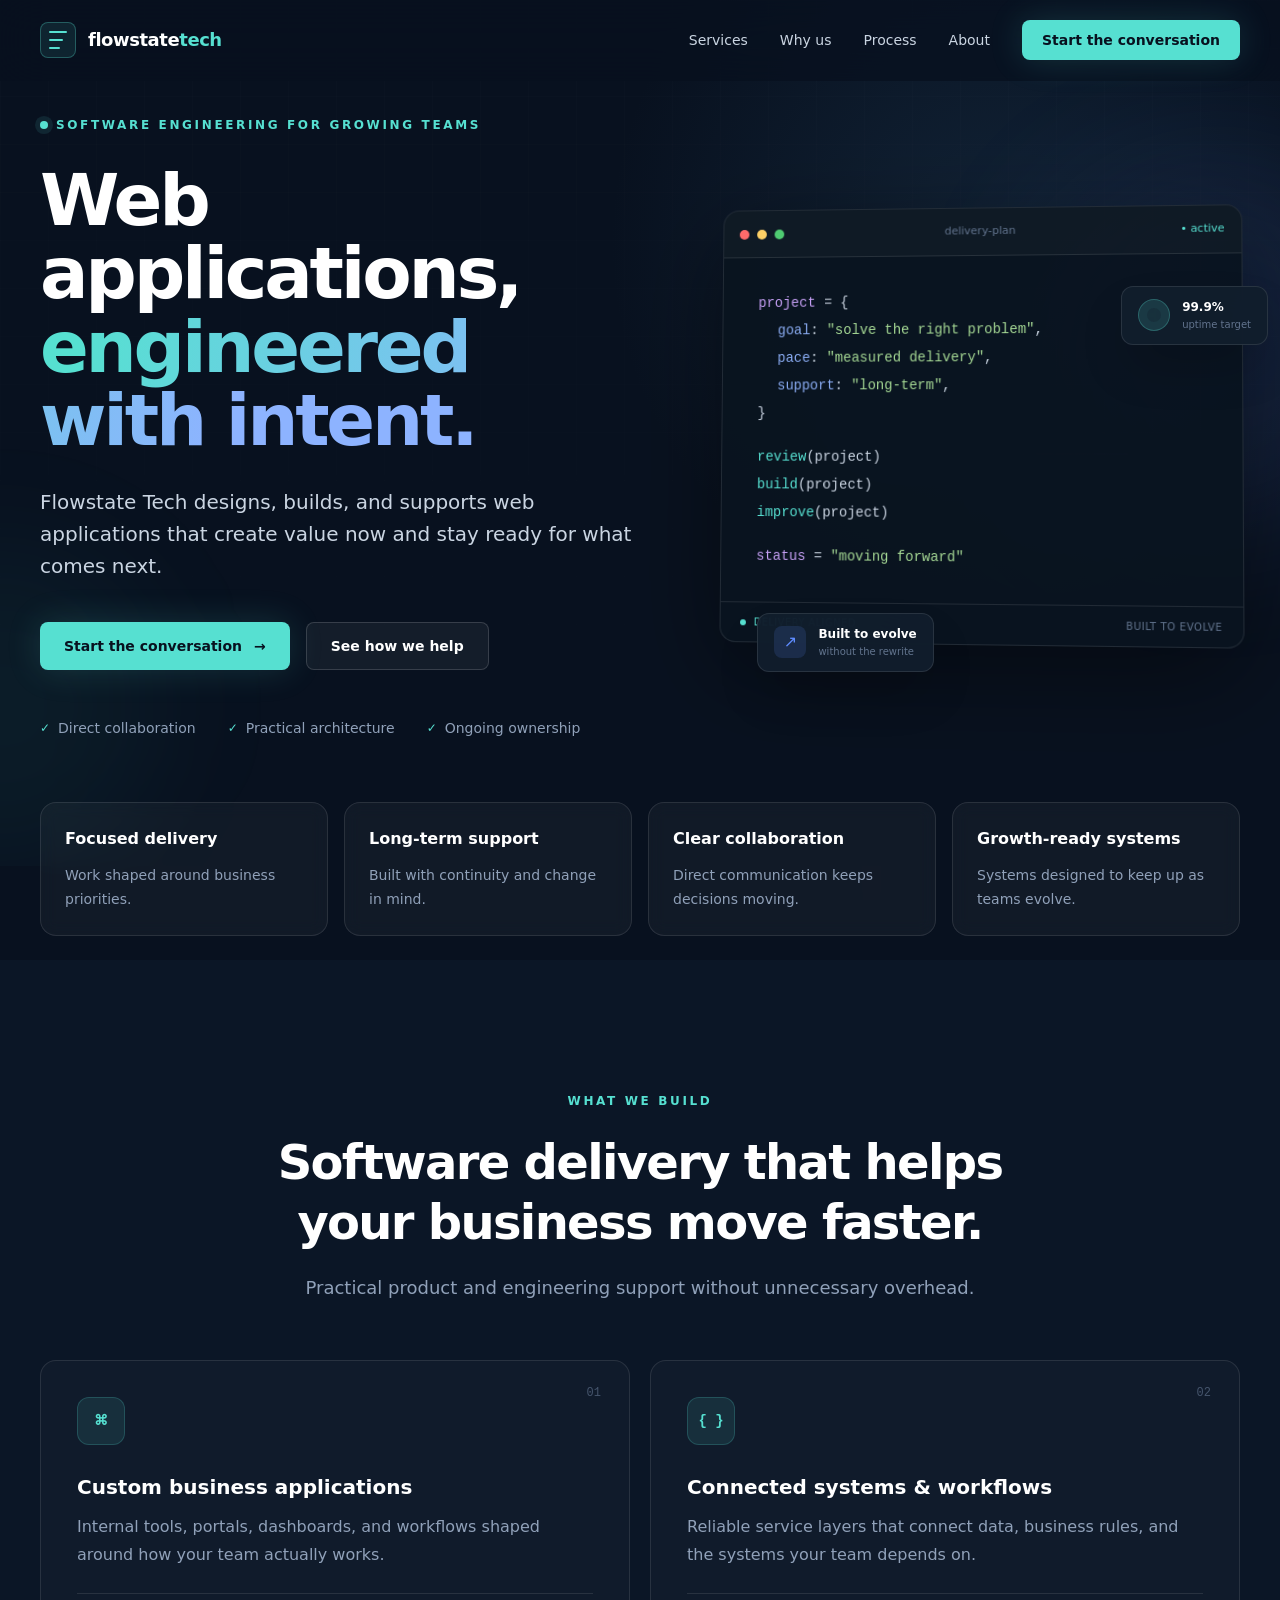
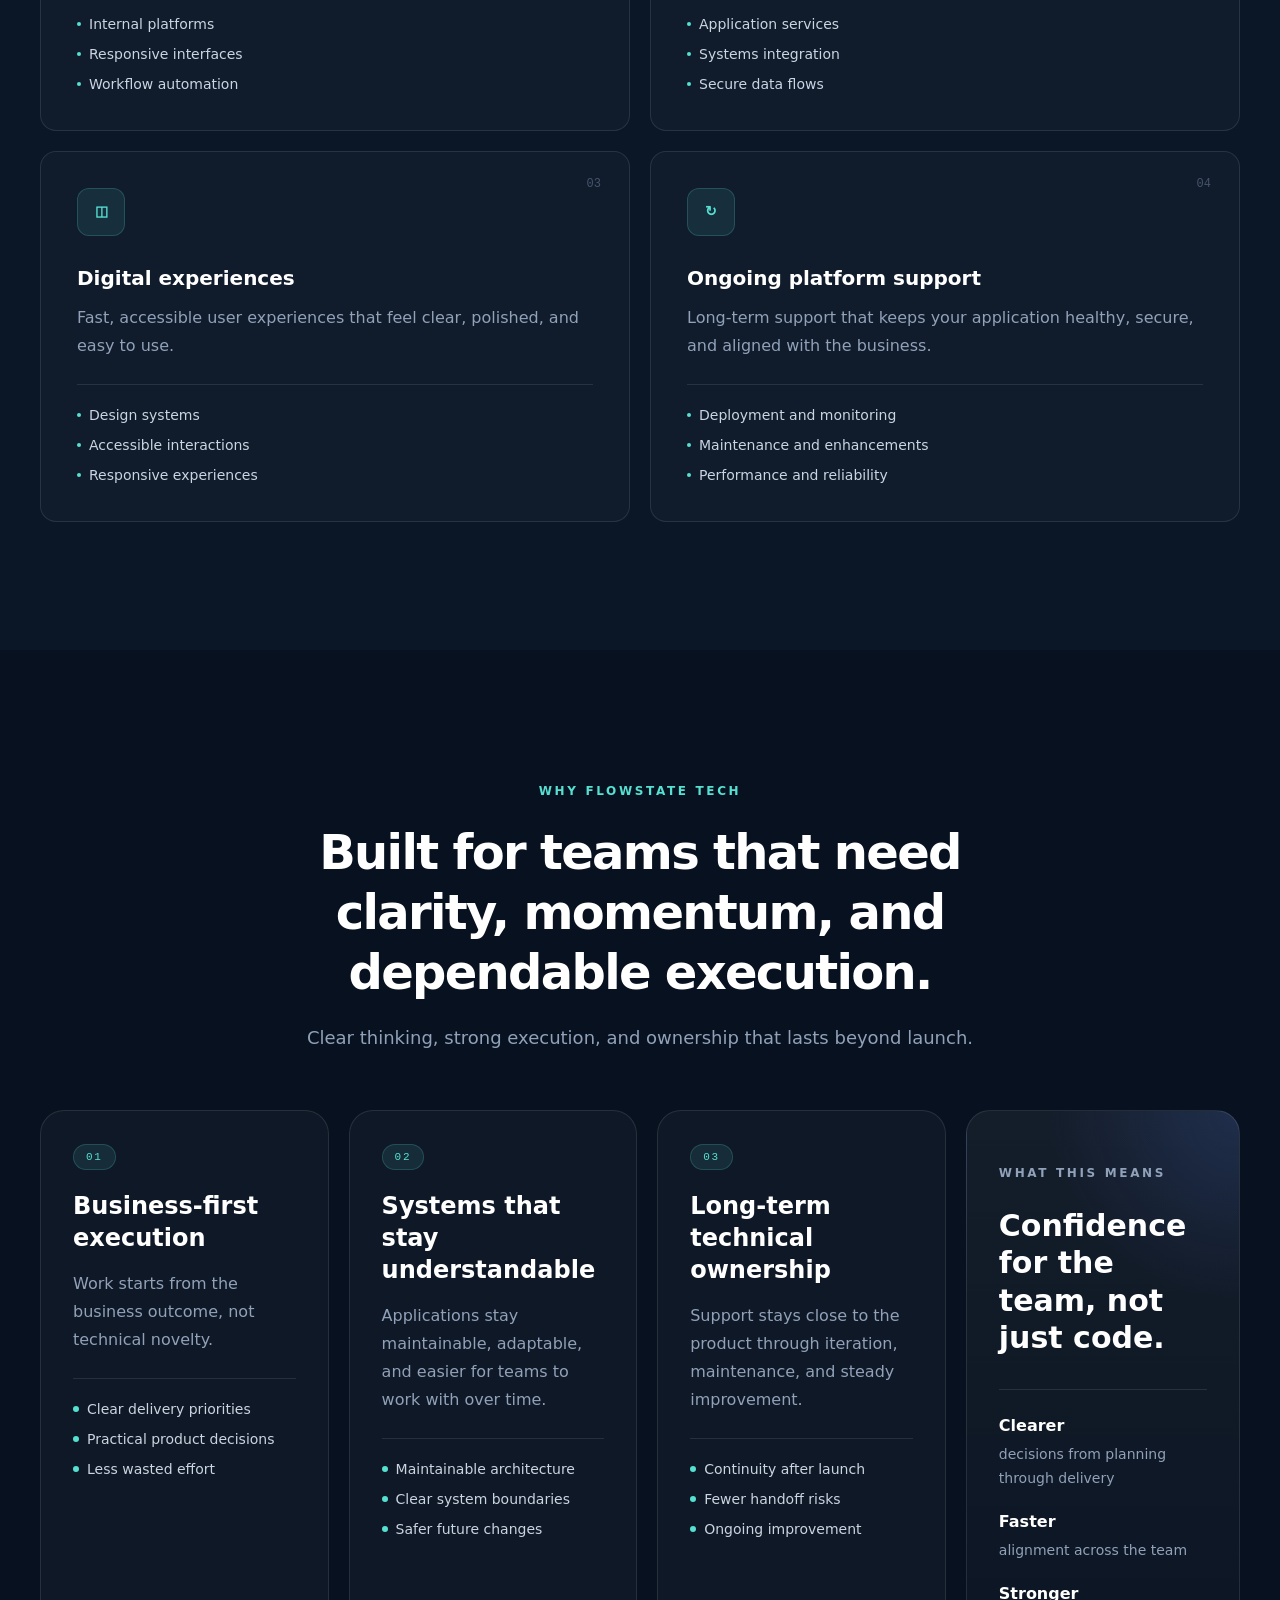
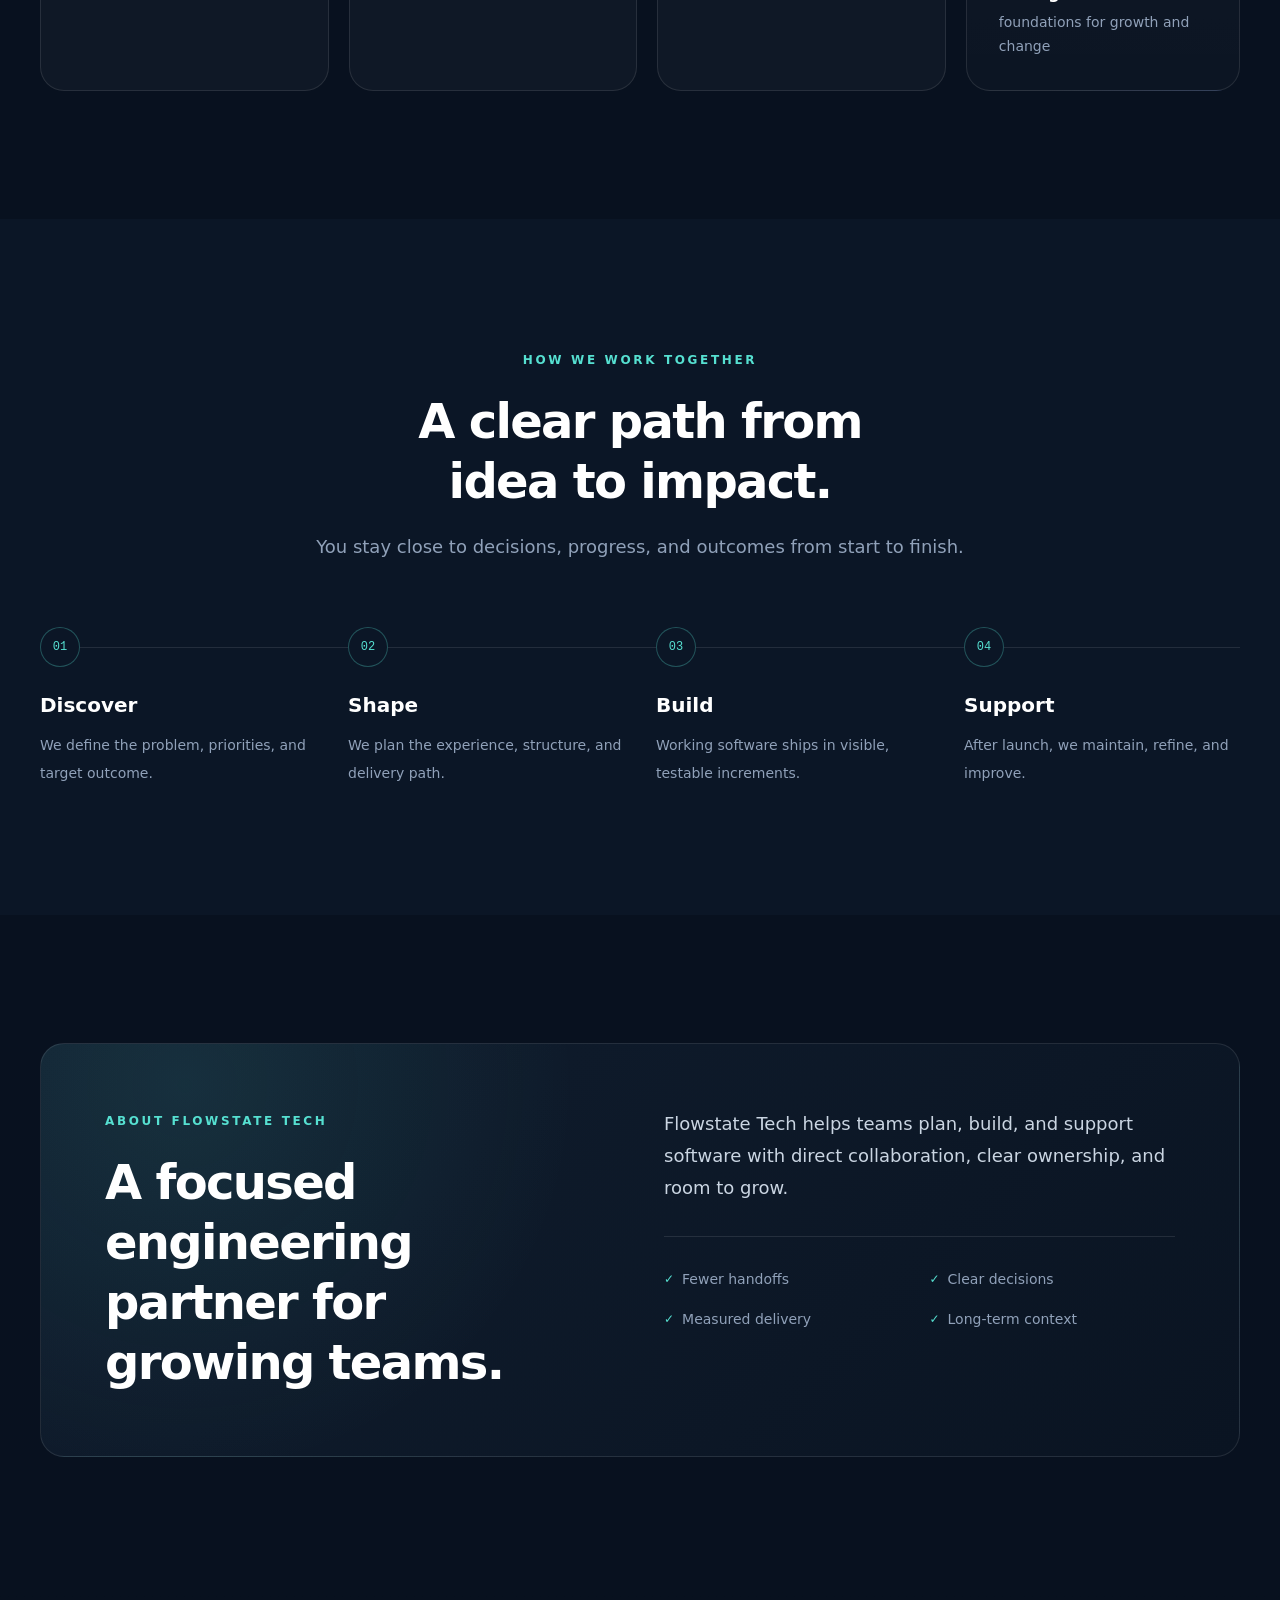
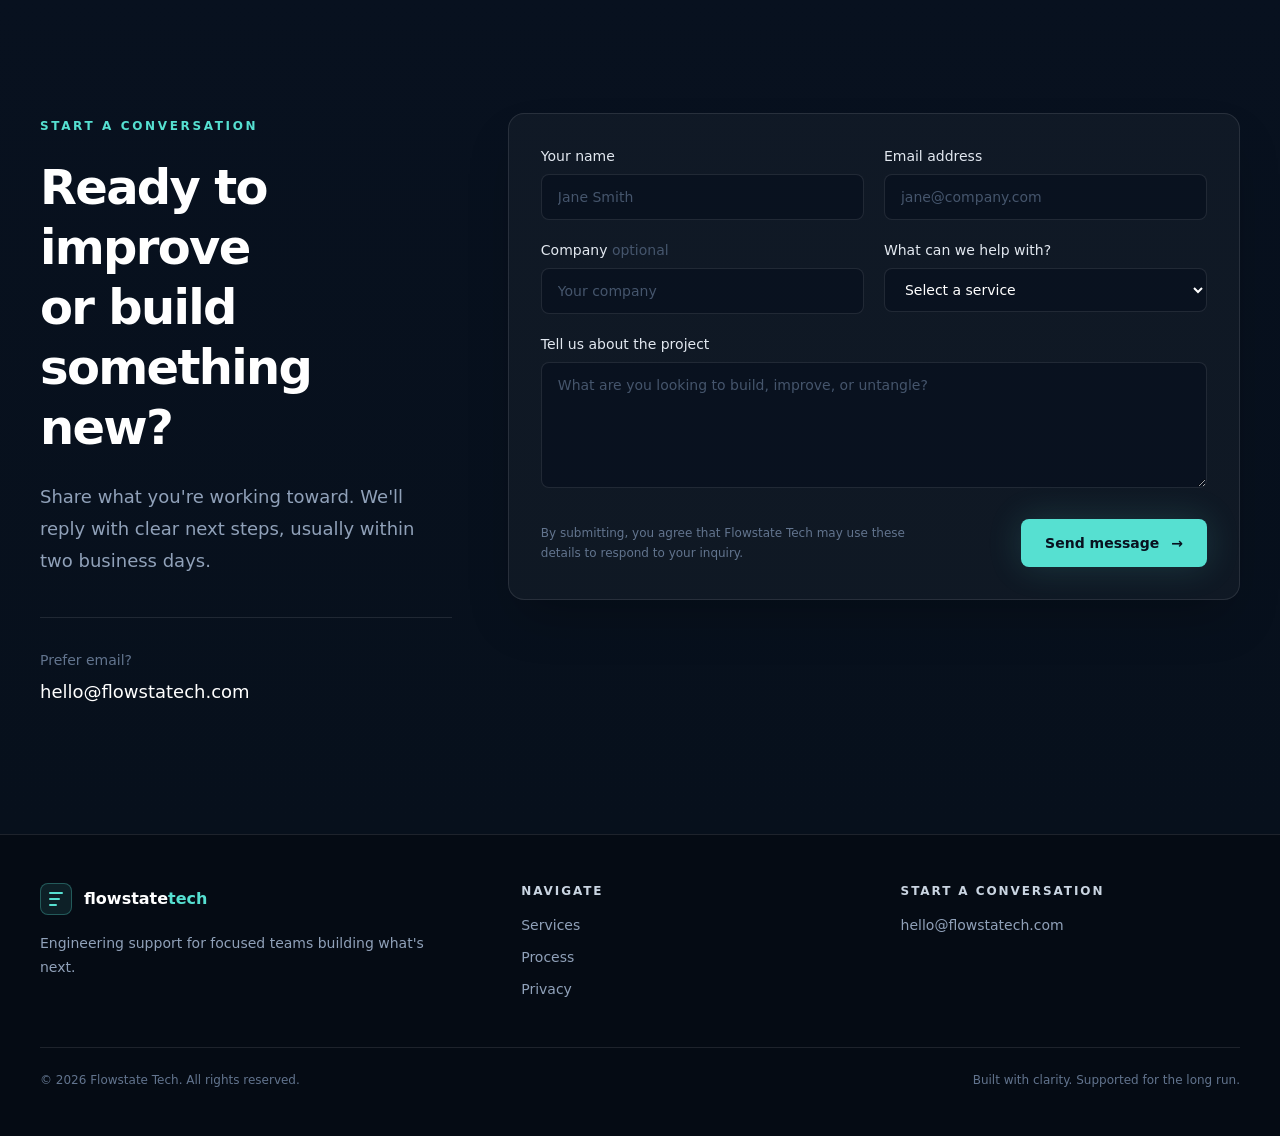
<file: index.html>
<!doctype html>
<html lang="en" class="scroll-smooth">
<head>
  <meta charset="utf-8">
  <meta name="viewport" content="width=device-width, initial-scale=1">
  <meta name="description" content="Flowstate Tech designs, builds, and supports web applications for growing teams.">
  <meta name="theme-color" content="#08111f">
  <meta property="og:title" content="Flowstate Tech | Web applications, engineered with intent">
  <meta property="og:description" content="Custom software delivery, digital experiences, and long-term platform support for growing teams.">
  <meta property="og:type" content="website">
  <meta property="og:url" content="https://flowstatech.com/">
  <link rel="canonical" href="https://flowstatech.com/">
  <link rel="icon" href="favicon.svg" type="image/svg+xml">
  <link rel="stylesheet" href="app.css">
  <script src="app.js" defer></script>
  <title>Flowstate Tech | Web applications, engineered with intent</title>
</head>
<body class="bg-ink text-slate-100 antialiased">
  <a class="skip-link" href="#main-content">Skip to content</a>
  <div class="site-circuitry" aria-hidden="true">
    <span class="site-circuitry-lines"></span>
    <span class="site-circuitry-pulse"></span>
  </div>
  <header class="site-header" data-header>
    <div class="shell flex h-20 items-center justify-between">
      <a href="index.html" class="group flex items-center gap-3" aria-label="Flowstate Tech home">
        <span class="brand-mark" aria-hidden="true"><span></span><span></span><span></span></span>
        <span class="text-lg font-semibold tracking-tight text-white">flowstate<span class="text-cyan">tech</span></span>
      </a>
      <nav class="hidden items-center gap-8 md:flex" aria-label="Primary navigation">
        <a class="nav-link" href="#services">Services</a>
        <a class="nav-link" href="#approach">Why us</a>
        <a class="nav-link" href="#process">Process</a>
        <a class="nav-link" href="#about">About</a>
        <a class="button button-small button-primary" href="#contact">Start the conversation</a>
      </nav>
      <button class="menu-button md:hidden" type="button" aria-expanded="false" aria-controls="mobile-menu" data-menu-toggle>
        <span class="sr-only">Open navigation</span>
        <svg width="24" height="24" viewBox="0 0 24 24" fill="none" aria-hidden="true">
          <path d="M4 7h16M4 12h16M4 17h16" stroke="currentColor" stroke-width="1.8" stroke-linecap="round"/>
        </svg>
      </button>
    </div>
    <nav id="mobile-menu" class="mobile-menu shell md:hidden" aria-label="Mobile navigation" hidden data-mobile-menu>
      <a href="#services">Services</a>
      <a href="#approach">Why us</a>
      <a href="#process">Process</a>
      <a href="#about">About</a>
      <a href="#contact">Start the conversation</a>
    </nav>
  </header>

  <main id="main-content">
    <section class="hero relative overflow-hidden pb-24 pt-20 sm:pb-32 sm:pt-28">
      <div class="hero-grid" aria-hidden="true"></div>
      <div class="hero-orb hero-orb-one" aria-hidden="true"></div>
      <div class="hero-orb hero-orb-two" aria-hidden="true"></div>
      <div class="shell relative z-10 grid items-center gap-16 lg:grid-cols-[1.08fr_.92fr]">
        <div data-reveal>
          <p class="eyebrow"><span class="status-dot"></span> Software engineering for growing teams</p>
          <h1 class="mt-7 max-w-4xl text-balance text-5xl font-semibold leading-[1.02] tracking-[-0.045em] text-white sm:text-6xl lg:text-7xl">
            Web applications,<br><span class="gradient-text">engineered with intent.</span>
          </h1>
          <p class="mt-7 max-w-2xl text-lg leading-8 text-slate-300 sm:text-xl">
            Flowstate Tech designs, builds, and supports web applications that create value now and stay ready for what comes next.
          </p>
          <div class="mt-10 flex flex-col gap-4 sm:flex-row">
            <a class="button button-primary" href="#contact">Start the conversation <span aria-hidden="true">&rarr;</span></a>
            <a class="button button-secondary" href="#services">See how we help</a>
          </div>
          <div class="mt-12 flex flex-wrap gap-x-8 gap-y-3 text-sm text-slate-400">
            <span class="check-item">Direct collaboration</span>
            <span class="check-item">Practical architecture</span>
            <span class="check-item">Ongoing ownership</span>
          </div>
        </div>

        <div class="relative mx-auto w-full max-w-xl" data-reveal data-hero-visual>
          <div class="code-window" data-evolve-panel>
            <div class="code-toolbar">
              <div class="flex gap-2" aria-hidden="true"><span></span><span></span><span></span></div>
              <span data-code-file data-code-toolbar>delivery-plan</span>
              <span class="code-status" data-code-status data-code-toolbar>&bull; active</span>
            </div>
            <div class="code-content" aria-label="An illustration of a delivery workflow">
              <div data-code-line><span class="code-purple">project</span> = {</div>
              <div class="pl-5" data-code-line><span class="code-blue">goal</span>: <span class="code-green" data-code-goal>"solve the right problem"</span>,</div>
              <div class="pl-5" data-code-line><span class="code-blue">pace</span>: <span class="code-green" data-code-pace>"measured delivery"</span>,</div>
              <div class="pl-5" data-code-line><span class="code-blue">support</span>: <span class="code-green" data-code-support>"long-term"</span>,</div>
              <div data-code-line>}</div>
              <div class="h-4" aria-hidden="true"></div>
              <div data-code-line><span class="code-cyan" data-code-step-one>review</span>(project)</div>
              <div data-code-line><span class="code-cyan" data-code-step-two>build</span>(project)</div>
              <div data-code-line><span class="code-cyan" data-code-step-three>improve</span>(project)</div>
              <div class="h-4" aria-hidden="true"></div>
              <div data-code-line><span class="code-purple">status</span> = <span class="code-green" data-code-result>"moving forward"</span></div>
            </div>
            <div class="code-footer">
              <span><i></i> <span data-code-footer-left>Delivery aligned</span></span><span data-code-footer-right>Built to evolve</span>
            </div>
          </div>
          <div class="hero-card-link" aria-hidden="true"><span class="hero-card-signal"></span></div>
          <button class="floating-card floating-card-top floating-card-button" type="button" data-uptime-trigger aria-pressed="false" aria-label="Preview the uptime and reliability mode">
            <span class="pulse-ring"></span><div><strong>99.9%</strong><small>uptime target</small></div>
          </button>
          <button class="floating-card floating-card-bottom floating-card-button" type="button" data-evolve-trigger aria-pressed="false" aria-label="Preview how the product evolves over time">
            <span class="metric-icon">&#8599;</span><div><strong>Built to evolve</strong><small>without the rewrite</small></div>
          </button>
        </div>
      </div>
    </section>

    <section class="metrics-band">
      <div class="shell">
        <div class="metrics-grid">
          <article class="metric-card" data-reveal><strong>Focused delivery</strong><span>Work shaped around business priorities.</span></article>
          <article class="metric-card" data-reveal><strong>Long-term support</strong><span>Built with continuity and change in mind.</span></article>
          <article class="metric-card" data-reveal><strong>Clear collaboration</strong><span>Direct communication keeps decisions moving.</span></article>
          <article class="metric-card" data-reveal><strong>Growth-ready systems</strong><span>Systems designed to keep up as teams evolve.</span></article>
        </div>
      </div>
    </section>

    <section id="services" class="section bg-surface">
      <div class="shell">
        <div class="section-heading" data-reveal>
          <p class="eyebrow">What we build</p>
          <h2>Software delivery that helps your business move faster.</h2>
          <p>Practical product and engineering support without unnecessary overhead.</p>
        </div>
        <div class="mt-14 grid gap-5 md:grid-cols-2">
          <article class="service-card" data-reveal><span class="service-number">01</span><div class="service-icon">&#8984;</div><h3>Custom business applications</h3><p>Internal tools, portals, dashboards, and workflows shaped around how your team actually works.</p><ul><li>Internal platforms</li><li>Responsive interfaces</li><li>Workflow automation</li></ul></article>
          <article class="service-card" data-reveal><span class="service-number">02</span><div class="service-icon">{ }</div><h3>Connected systems &amp; workflows</h3><p>Reliable service layers that connect data, business rules, and the systems your team depends on.</p><ul><li>Application services</li><li>Systems integration</li><li>Secure data flows</li></ul></article>
          <article class="service-card" data-reveal><span class="service-number">03</span><div class="service-icon">&#9707;</div><h3>Digital experiences</h3><p>Fast, accessible user experiences that feel clear, polished, and easy to use.</p><ul><li>Design systems</li><li>Accessible interactions</li><li>Responsive experiences</li></ul></article>
          <article class="service-card" data-reveal><span class="service-number">04</span><div class="service-icon">&#8635;</div><h3>Ongoing platform support</h3><p>Long-term support that keeps your application healthy, secure, and aligned with the business.</p><ul><li>Deployment and monitoring</li><li>Maintenance and enhancements</li><li>Performance and reliability</li></ul></article>
        </div>
      </div>
    </section>

    <section id="approach" class="section overflow-hidden">
      <div class="shell">
        <div class="section-heading" data-reveal>
          <p class="eyebrow">Why Flowstate Tech</p>
          <h2>Built for teams that need clarity, momentum, and dependable execution.</h2>
          <p>Clear thinking, strong execution, and ownership that lasts beyond launch.</p>
        </div>
        <div class="why-grid mt-14">
          <article class="why-card why-card-feature" data-reveal><span class="why-label">01</span><h3>Business-first execution</h3><p>Work starts from the business outcome, not technical novelty.</p><ul><li>Clear delivery priorities</li><li>Practical product decisions</li><li>Less wasted effort</li></ul></article>
          <article class="why-card why-card-feature" data-reveal><span class="why-label">02</span><h3>Systems that stay understandable</h3><p>Applications stay maintainable, adaptable, and easier for teams to work with over time.</p><ul><li>Maintainable architecture</li><li>Clear system boundaries</li><li>Safer future changes</li></ul></article>
          <article class="why-card why-card-feature" data-reveal><span class="why-label">03</span><h3>Long-term technical ownership</h3><p>Support stays close to the product through iteration, maintenance, and steady improvement.</p><ul><li>Continuity after launch</li><li>Fewer handoff risks</li><li>Ongoing improvement</li></ul></article>
          <aside class="why-card why-card-summary" data-reveal><p class="eyebrow">What this means</p><h3>Confidence for the team, not just code.</h3><div class="why-metrics"><div><strong>Clearer</strong><span>decisions from planning through delivery</span></div><div><strong>Faster</strong><span>alignment across the team</span></div><div><strong>Stronger</strong><span>foundations for growth and change</span></div></div></aside>
        </div>
      </div>
    </section>

    <section id="process" class="section bg-surface">
      <div class="shell">
        <div class="section-heading" data-reveal>
          <p class="eyebrow">How we work together</p>
          <h2>A clear path from idea to impact.</h2>
          <p>You stay close to decisions, progress, and outcomes from start to finish.</p>
        </div>
        <ol class="process-grid mt-16">
          <li data-reveal><span>01</span><h3>Discover</h3><p>We define the problem, priorities, and target outcome.</p></li>
          <li data-reveal><span>02</span><h3>Shape</h3><p>We plan the experience, structure, and delivery path.</p></li>
          <li data-reveal><span>03</span><h3>Build</h3><p>Working software ships in visible, testable increments.</p></li>
          <li data-reveal><span>04</span><h3>Support</h3><p>After launch, we maintain, refine, and improve.</p></li>
        </ol>
      </div>
    </section>

    <section id="about" class="section">
      <div class="shell">
        <div class="about-card" data-reveal>
          <div><p class="eyebrow">About Flowstate Tech</p><h2 class="section-title">A focused engineering partner for growing teams.</h2></div>
          <div class="text-lg leading-8 text-slate-300"><p>Flowstate Tech helps teams plan, build, and support software with direct collaboration, clear ownership, and room to grow.</p><div class="mt-8 grid grid-cols-2 gap-5 border-t border-white/10 pt-8 text-sm text-slate-400"><span class="check-item">Fewer handoffs</span><span class="check-item">Clear decisions</span><span class="check-item">Measured delivery</span><span class="check-item">Long-term context</span></div></div>
        </div>
      </div>
    </section>

    <section id="contact" class="section contact-section">
      <div class="shell grid gap-14 lg:grid-cols-[.72fr_1.28fr]">
        <div data-reveal>
          <p class="eyebrow">Start a conversation</p>
          <h2 class="section-title">Ready to improve or build something new?</h2>
          <p class="mt-6 text-lg leading-8 text-slate-400">Share what you're working toward. We'll reply with clear next steps, usually within two business days.</p>
          <div class="mt-10 border-t border-white/10 pt-8">
            <p class="text-sm text-slate-500">Prefer email?</p>
            <a class="mt-2 inline-block text-lg font-medium text-white hover:text-cyan" href="mailto:hello@flowstatech.com">hello@flowstatech.com</a>
          </div>
        </div>
        <div data-reveal>
          <form class="contact-form" data-contact-form data-contact-email="hello@flowstatech.com" novalidate>
            <div class="form-grid">
              <div class="form-field"><label for="name">Your name</label><input id="name" name="name" type="text" autocomplete="name" minlength="2" maxlength="100" required placeholder="Jane Smith"></div>
              <div class="form-field"><label for="email">Email address</label><input id="email" name="email" type="email" autocomplete="email" maxlength="320" required placeholder="jane@company.com"></div>
              <div class="form-field"><label for="company">Company <span>optional</span></label><input id="company" name="company" type="text" autocomplete="organization" maxlength="120" placeholder="Your company"></div>
              <div class="form-field"><label for="service">What can we help with?</label><select id="service" name="service" required><option value="">Select a service</option><option>Business application development</option><option>Systems and workflow integration</option><option>Digital experience design</option><option>Ongoing platform support</option><option>Not sure yet</option></select></div>
            </div>
            <div class="form-field mt-5"><label for="message">Tell us about the project</label><textarea id="message" name="message" minlength="20" maxlength="3000" required rows="5" placeholder="What are you looking to build, improve, or untangle?"></textarea></div>
            <div class="honeypot" aria-hidden="true"><label for="website">Website</label><input id="website" name="website" type="text" tabindex="-1" autocomplete="off"></div>
            <div class="mt-6 flex flex-col gap-4 sm:flex-row sm:items-center sm:justify-between">
              <p class="max-w-sm text-xs leading-5 text-slate-500">By submitting, you agree that Flowstate Tech may use these details to respond to your inquiry.</p>
              <button class="button button-primary shrink-0" type="submit">Send message <span aria-hidden="true">&rarr;</span></button>
            </div>
            <div class="form-status" role="status" aria-live="polite" data-form-status></div>
            <noscript><p class="mt-4 text-sm text-slate-400">JavaScript is required for the form shortcut. You can email hello@flowstatech.com directly.</p></noscript>
          </form>
        </div>
      </div>
    </section>
  </main>

  <footer class="border-t border-white/10 bg-deep">
    <div class="shell py-12">
      <div class="grid gap-10 md:grid-cols-[1.3fr_1fr_1fr]">
        <div><a href="index.html" class="flex items-center gap-3" aria-label="Flowstate Tech home"><span class="brand-mark brand-mark-small" aria-hidden="true"><span></span><span></span><span></span></span><span class="font-semibold text-white">flowstate<span class="text-cyan">tech</span></span></a><p class="mt-4 max-w-sm text-sm leading-6 text-slate-400">Engineering support for focused teams building what's next.</p></div>
        <div><p class="footer-heading">Navigate</p><div class="mt-4 flex flex-col gap-3 text-sm text-slate-400"><a class="footer-link" href="#services">Services</a><a class="footer-link" href="#process">Process</a><a class="footer-link" href="privacy.html">Privacy</a></div></div>
        <div><p class="footer-heading">Start a conversation</p><a class="footer-link mt-4 inline-block text-sm" href="mailto:hello@flowstatech.com">hello@flowstatech.com</a></div>
      </div>
      <div class="mt-12 flex flex-col gap-2 border-t border-white/10 pt-6 text-xs text-slate-500 sm:flex-row sm:items-center sm:justify-between">
        <p>&copy; <span data-current-year></span> Flowstate Tech. All rights reserved.</p>
        <p>Built with clarity. Supported for the long run.</p>
      </div>
    </div>
  </footer>
</body>
</html>
</file>
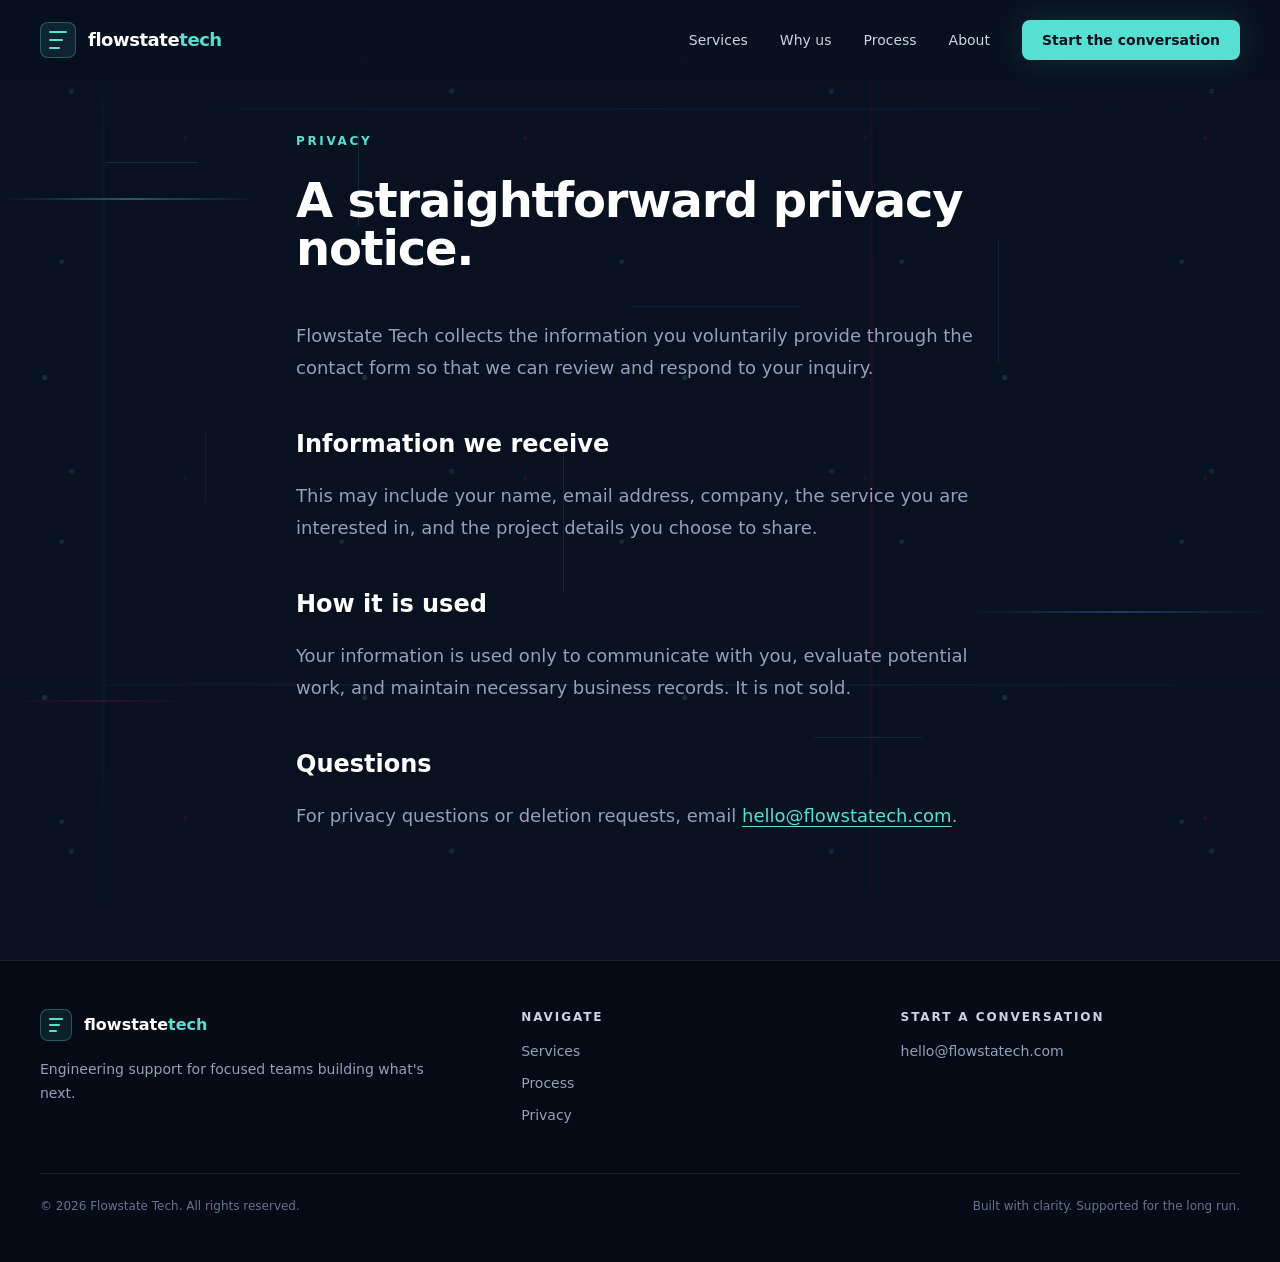
<file: privacy.html>
<!doctype html>
<html lang="en" class="scroll-smooth">
<head>
  <meta charset="utf-8">
  <meta name="viewport" content="width=device-width, initial-scale=1">
  <meta name="description" content="Privacy information for Flowstate Tech.">
  <meta name="theme-color" content="#08111f">
  <meta property="og:type" content="website">
  <meta property="og:url" content="https://flowstatech.com/privacy.html">
  <link rel="canonical" href="https://flowstatech.com/privacy.html">
  <link rel="icon" href="favicon.svg" type="image/svg+xml">
  <link rel="stylesheet" href="app.css">
  <script src="app.js" defer></script>
  <title>Privacy | Flowstate Tech</title>
</head>
<body class="bg-ink text-slate-100 antialiased">
  <a class="skip-link" href="#main-content">Skip to content</a>
  <div class="site-circuitry" aria-hidden="true">
    <span class="site-circuitry-lines"></span>
    <span class="site-circuitry-pulse"></span>
  </div>
  <header class="site-header" data-header>
    <div class="shell flex h-20 items-center justify-between">
      <a href="index.html" class="group flex items-center gap-3" aria-label="Flowstate Tech home">
        <span class="brand-mark" aria-hidden="true"><span></span><span></span><span></span></span>
        <span class="text-lg font-semibold tracking-tight text-white">flowstate<span class="text-cyan">tech</span></span>
      </a>
      <nav class="hidden items-center gap-8 md:flex" aria-label="Primary navigation">
        <a class="nav-link" href="index.html#services">Services</a>
        <a class="nav-link" href="index.html#approach">Why us</a>
        <a class="nav-link" href="index.html#process">Process</a>
        <a class="nav-link" href="index.html#about">About</a>
        <a class="button button-small button-primary" href="index.html#contact">Start the conversation</a>
      </nav>
      <button class="menu-button md:hidden" type="button" aria-expanded="false" aria-controls="mobile-menu" data-menu-toggle>
        <span class="sr-only">Open navigation</span>
        <svg width="24" height="24" viewBox="0 0 24 24" fill="none" aria-hidden="true">
          <path d="M4 7h16M4 12h16M4 17h16" stroke="currentColor" stroke-width="1.8" stroke-linecap="round"/>
        </svg>
      </button>
    </div>
    <nav id="mobile-menu" class="mobile-menu shell md:hidden" aria-label="Mobile navigation" hidden data-mobile-menu>
      <a href="index.html#services">Services</a>
      <a href="index.html#approach">Why us</a>
      <a href="index.html#process">Process</a>
      <a href="index.html#about">About</a>
      <a href="index.html#contact">Start the conversation</a>
    </nav>
  </header>
  <main id="main-content">
    <section class="section pt-32">
      <div class="shell max-w-3xl">
        <p class="eyebrow">Privacy</p>
        <h1 class="mt-6 text-4xl font-semibold tracking-tight text-white sm:text-5xl">A straightforward privacy notice.</h1>
        <div class="prose-content mt-12">
          <p>Flowstate Tech collects the information you voluntarily provide through the contact form so that we can review and respond to your inquiry.</p>
          <h2>Information we receive</h2>
          <p>This may include your name, email address, company, the service you are interested in, and the project details you choose to share.</p>
          <h2>How it is used</h2>
          <p>Your information is used only to communicate with you, evaluate potential work, and maintain necessary business records. It is not sold.</p>
          <h2>Questions</h2>
          <p>For privacy questions or deletion requests, email <a href="mailto:hello@flowstatech.com">hello@flowstatech.com</a>.</p>
        </div>
      </div>
    </section>
  </main>
  <footer class="border-t border-white/10 bg-deep">
    <div class="shell py-12">
      <div class="grid gap-10 md:grid-cols-[1.3fr_1fr_1fr]">
        <div><a href="index.html" class="flex items-center gap-3" aria-label="Flowstate Tech home"><span class="brand-mark brand-mark-small" aria-hidden="true"><span></span><span></span><span></span></span><span class="font-semibold text-white">flowstate<span class="text-cyan">tech</span></span></a><p class="mt-4 max-w-sm text-sm leading-6 text-slate-400">Engineering support for focused teams building what's next.</p></div>
        <div><p class="footer-heading">Navigate</p><div class="mt-4 flex flex-col gap-3 text-sm text-slate-400"><a class="footer-link" href="index.html#services">Services</a><a class="footer-link" href="index.html#process">Process</a><a class="footer-link" href="privacy.html">Privacy</a></div></div>
        <div><p class="footer-heading">Start a conversation</p><a class="footer-link mt-4 inline-block text-sm" href="mailto:hello@flowstatech.com">hello@flowstatech.com</a></div>
      </div>
      <div class="mt-12 flex flex-col gap-2 border-t border-white/10 pt-6 text-xs text-slate-500 sm:flex-row sm:items-center sm:justify-between">
        <p>&copy; <span data-current-year></span> Flowstate Tech. All rights reserved.</p>
        <p>Built with clarity. Supported for the long run.</p>
      </div>
    </div>
  </footer>
</body>
</html>
</file>
